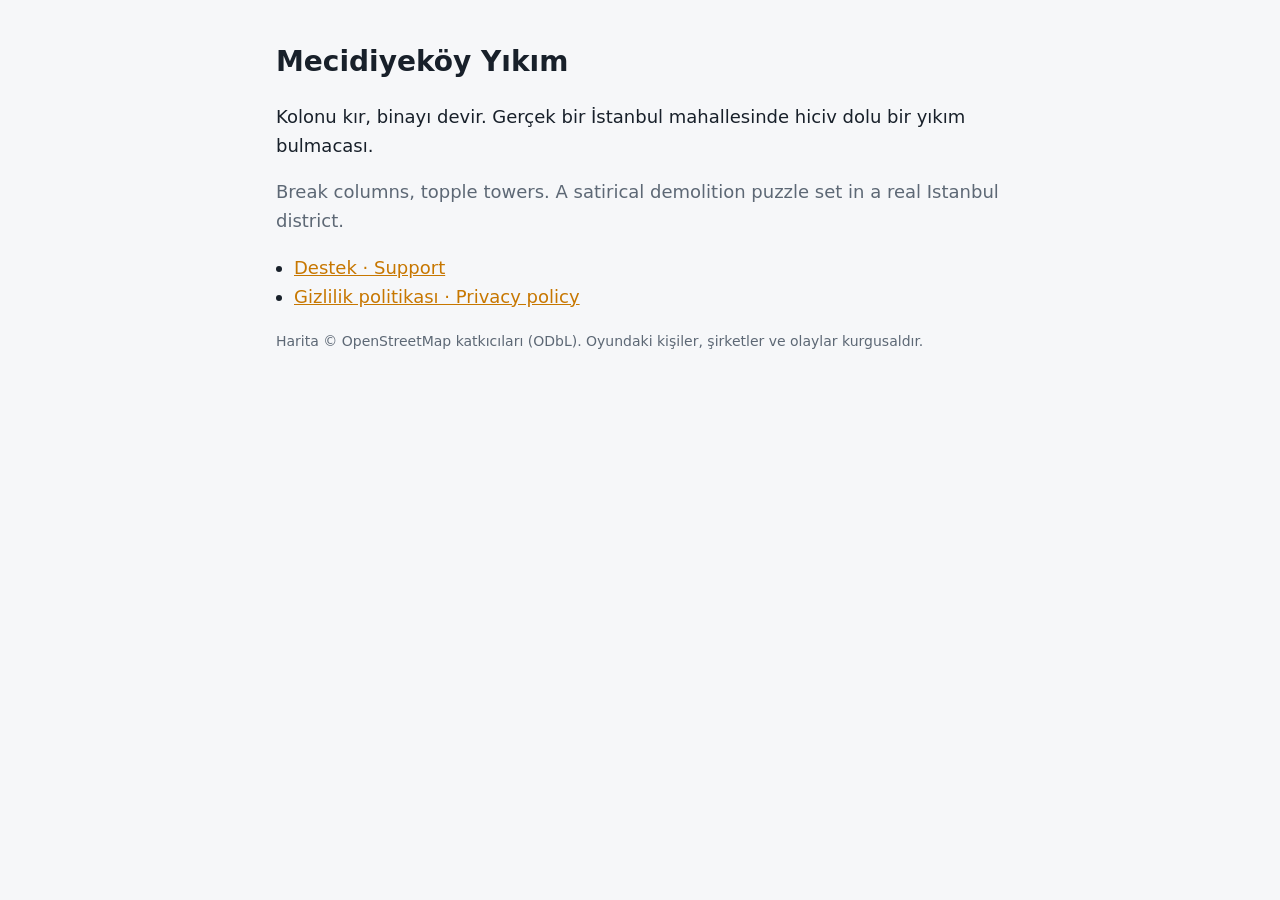
<file: index.html>
<!doctype html>
<html lang="tr">
<head>
<meta charset="utf-8" />
<meta name="viewport" content="width=device-width,initial-scale=1" />
<title>Mecidiyeköy Yıkım</title>
<link rel="stylesheet" href="style.css" />
</head>
<body>
<main>
  <h1>Mecidiyeköy Yıkım</h1>
  <p class="lead">Kolonu kır, binayı devir. Gerçek bir İstanbul mahallesinde hiciv dolu bir yıkım bulmacası.</p>
  <p class="lead en">Break columns, topple towers. A satirical demolition puzzle set in a real Istanbul district.</p>
  <ul class="links">
    <li><a href="support.html">Destek · Support</a></li>
    <li><a href="privacy.html">Gizlilik politikası · Privacy policy</a></li>
  </ul>
  <p class="muted">Harita © OpenStreetMap katkıcıları (ODbL). Oyundaki kişiler, şirketler ve olaylar kurgusaldır.</p>
</main>
</body>
</html>
</file>
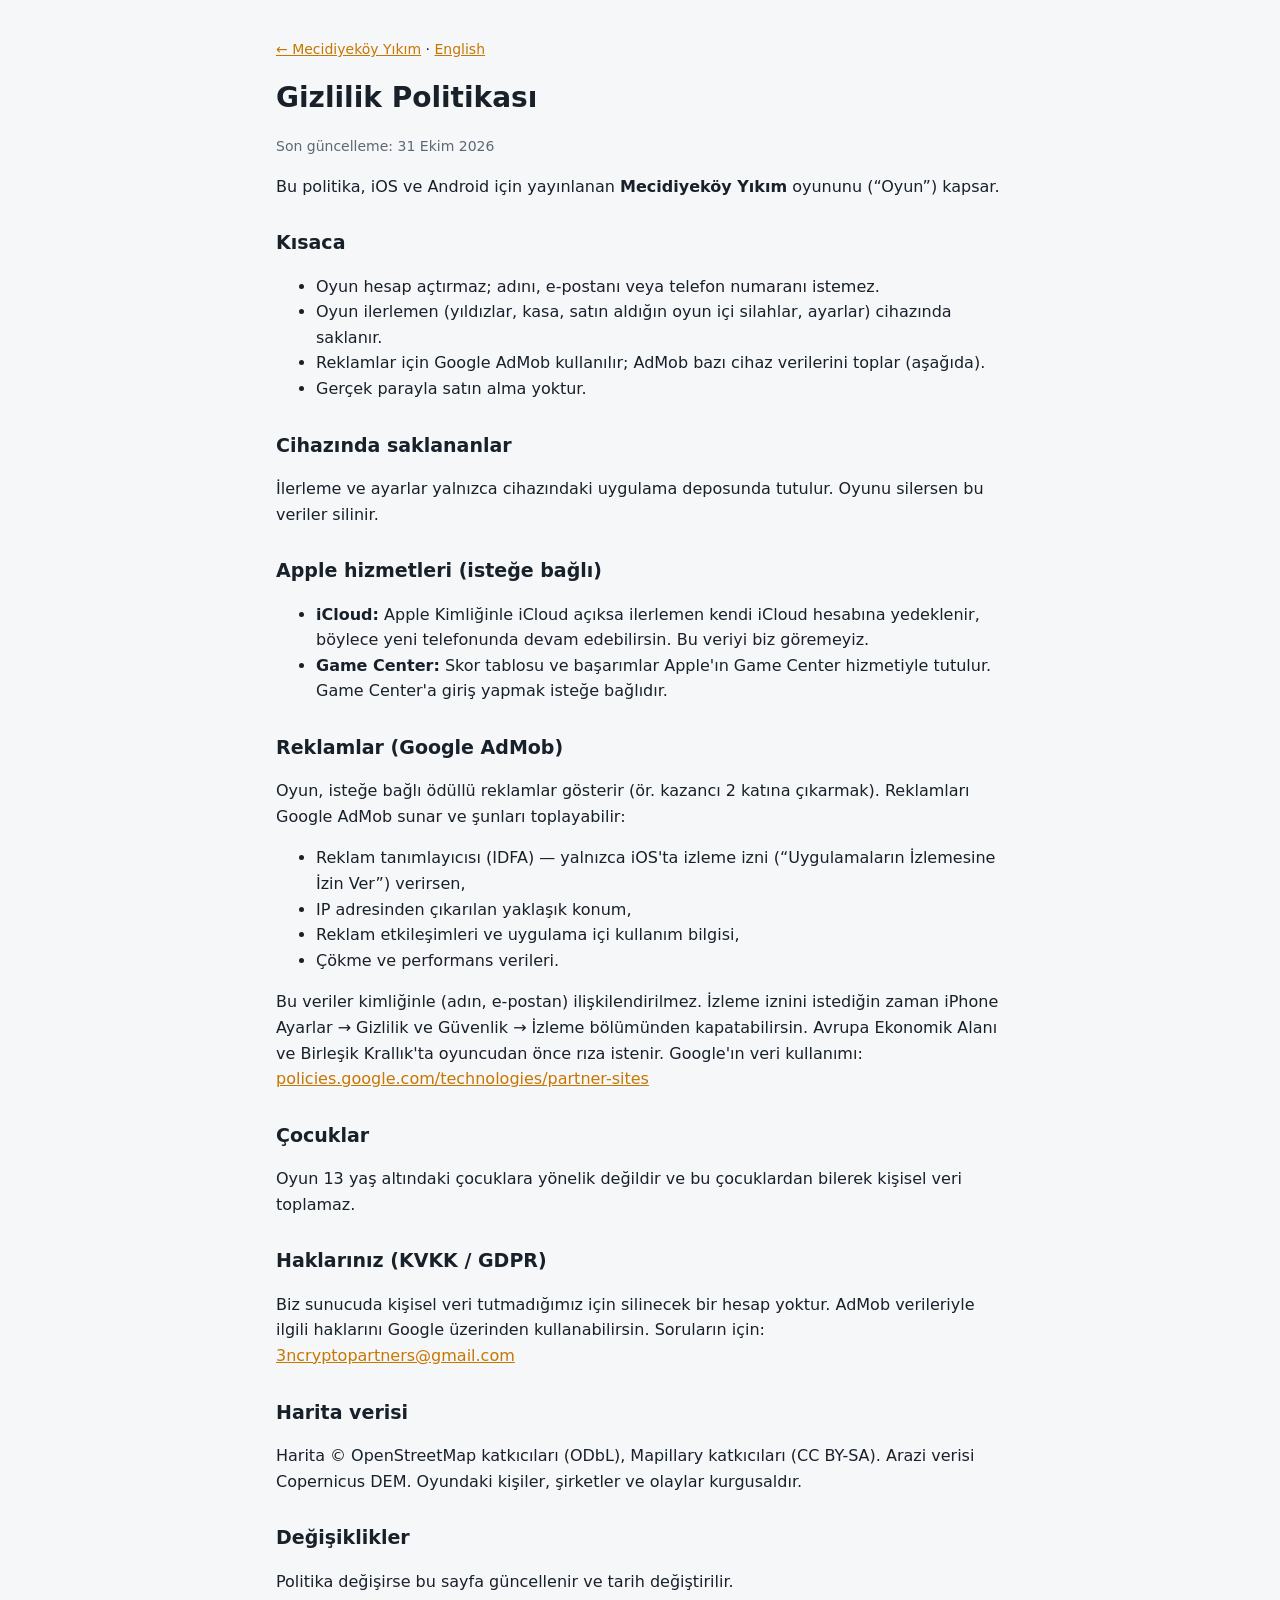
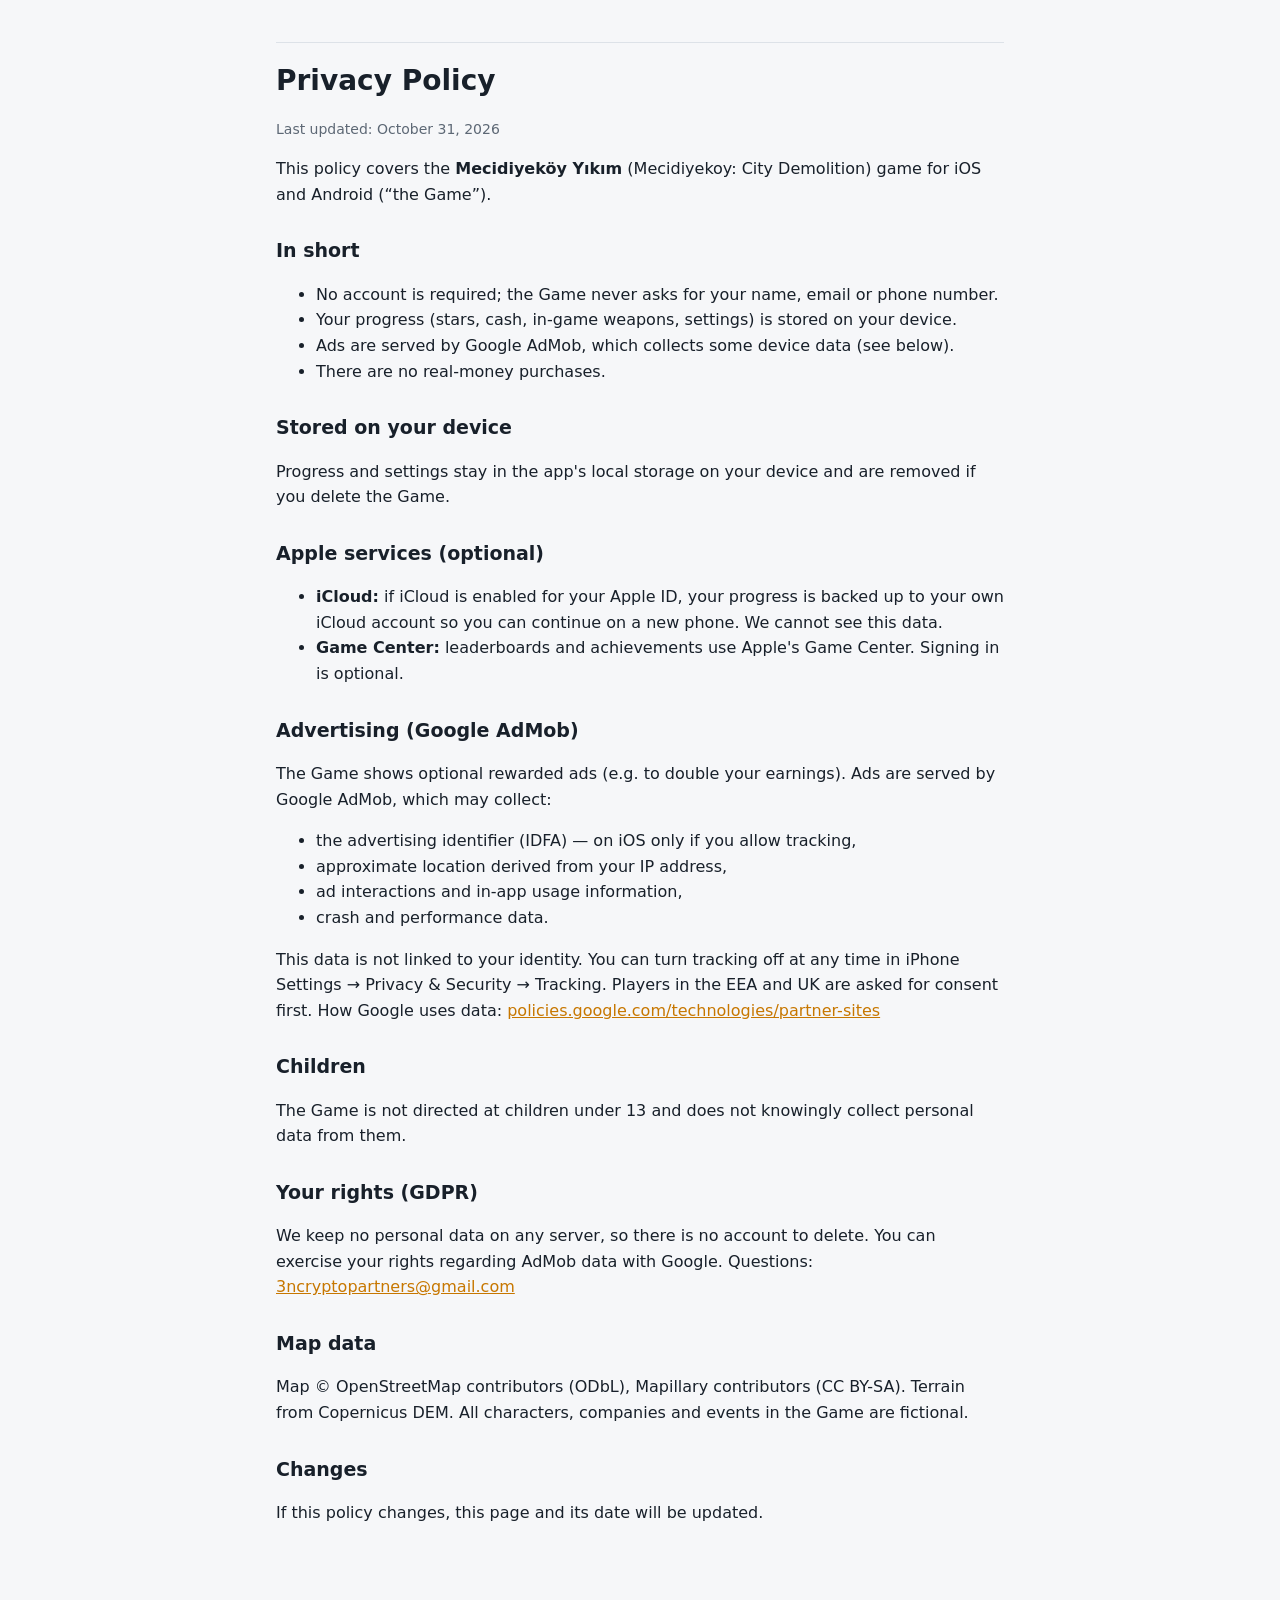
<file: privacy.html>
<!doctype html>
<html lang="tr">
<head>
<meta charset="utf-8" />
<meta name="viewport" content="width=device-width,initial-scale=1" />
<title>Gizlilik Politikası · Privacy Policy — Mecidiyeköy Yıkım</title>
<link rel="stylesheet" href="style.css" />
</head>
<body>
<main>
  <p class="top"><a href="index.html">← Mecidiyeköy Yıkım</a> · <a href="#en">English</a></p>

  <h1>Gizlilik Politikası</h1>
  <p class="muted">Son güncelleme: 31 Ekim 2026</p>
  <p>Bu politika, iOS ve Android için yayınlanan <b>Mecidiyeköy Yıkım</b> oyununu (“Oyun”) kapsar.</p>

  <h2>Kısaca</h2>
  <ul>
    <li>Oyun hesap açtırmaz; adını, e-postanı veya telefon numaranı istemez.</li>
    <li>Oyun ilerlemen (yıldızlar, kasa, satın aldığın oyun içi silahlar, ayarlar) cihazında saklanır.</li>
    <li>Reklamlar için Google AdMob kullanılır; AdMob bazı cihaz verilerini toplar (aşağıda).</li>
    <li>Gerçek parayla satın alma yoktur.</li>
  </ul>

  <h2>Cihazında saklananlar</h2>
  <p>İlerleme ve ayarlar yalnızca cihazındaki uygulama deposunda tutulur. Oyunu silersen bu veriler silinir.</p>

  <h2>Apple hizmetleri (isteğe bağlı)</h2>
  <ul>
    <li><b>iCloud:</b> Apple Kimliğinle iCloud açıksa ilerlemen kendi iCloud hesabına yedeklenir, böylece yeni telefonunda devam edebilirsin. Bu veriyi biz göremeyiz.</li>
    <li><b>Game Center:</b> Skor tablosu ve başarımlar Apple'ın Game Center hizmetiyle tutulur. Game Center'a giriş yapmak isteğe bağlıdır.</li>
  </ul>

  <h2>Reklamlar (Google AdMob)</h2>
  <p>Oyun, isteğe bağlı ödüllü reklamlar gösterir (ör. kazancı 2 katına çıkarmak). Reklamları Google AdMob sunar ve şunları toplayabilir:</p>
  <ul>
    <li>Reklam tanımlayıcısı (IDFA) — yalnızca iOS'ta izleme izni (“Uygulamaların İzlemesine İzin Ver”) verirsen,</li>
    <li>IP adresinden çıkarılan yaklaşık konum,</li>
    <li>Reklam etkileşimleri ve uygulama içi kullanım bilgisi,</li>
    <li>Çökme ve performans verileri.</li>
  </ul>
  <p>Bu veriler kimliğinle (adın, e-postan) ilişkilendirilmez. İzleme iznini istediğin zaman iPhone Ayarlar → Gizlilik ve Güvenlik → İzleme bölümünden kapatabilirsin. Avrupa Ekonomik Alanı ve Birleşik Krallık'ta oyuncudan önce rıza istenir. Google'ın veri kullanımı: <a href="https://policies.google.com/technologies/partner-sites" rel="noopener">policies.google.com/technologies/partner-sites</a></p>

  <h2>Çocuklar</h2>
  <p>Oyun 13 yaş altındaki çocuklara yönelik değildir ve bu çocuklardan bilerek kişisel veri toplamaz.</p>

  <h2>Haklarınız (KVKK / GDPR)</h2>
  <p>Biz sunucuda kişisel veri tutmadığımız için silinecek bir hesap yoktur. AdMob verileriyle ilgili haklarını Google üzerinden kullanabilirsin. Soruların için: <a href="mailto:3ncryptopartners@gmail.com">3ncryptopartners@gmail.com</a></p>

  <h2>Harita verisi</h2>
  <p>Harita © OpenStreetMap katkıcıları (ODbL), Mapillary katkıcıları (CC BY-SA). Arazi verisi Copernicus DEM. Oyundaki kişiler, şirketler ve olaylar kurgusaldır.</p>

  <h2>Değişiklikler</h2>
  <p>Politika değişirse bu sayfa güncellenir ve tarih değiştirilir.</p>

  <hr id="en" />

  <h1>Privacy Policy</h1>
  <p class="muted">Last updated: October 31, 2026</p>
  <p>This policy covers the <b>Mecidiyeköy Yıkım</b> (Mecidiyekoy: City Demolition) game for iOS and Android (“the Game”).</p>

  <h2>In short</h2>
  <ul>
    <li>No account is required; the Game never asks for your name, email or phone number.</li>
    <li>Your progress (stars, cash, in-game weapons, settings) is stored on your device.</li>
    <li>Ads are served by Google AdMob, which collects some device data (see below).</li>
    <li>There are no real-money purchases.</li>
  </ul>

  <h2>Stored on your device</h2>
  <p>Progress and settings stay in the app's local storage on your device and are removed if you delete the Game.</p>

  <h2>Apple services (optional)</h2>
  <ul>
    <li><b>iCloud:</b> if iCloud is enabled for your Apple ID, your progress is backed up to your own iCloud account so you can continue on a new phone. We cannot see this data.</li>
    <li><b>Game Center:</b> leaderboards and achievements use Apple's Game Center. Signing in is optional.</li>
  </ul>

  <h2>Advertising (Google AdMob)</h2>
  <p>The Game shows optional rewarded ads (e.g. to double your earnings). Ads are served by Google AdMob, which may collect:</p>
  <ul>
    <li>the advertising identifier (IDFA) — on iOS only if you allow tracking,</li>
    <li>approximate location derived from your IP address,</li>
    <li>ad interactions and in-app usage information,</li>
    <li>crash and performance data.</li>
  </ul>
  <p>This data is not linked to your identity. You can turn tracking off at any time in iPhone Settings → Privacy &amp; Security → Tracking. Players in the EEA and UK are asked for consent first. How Google uses data: <a href="https://policies.google.com/technologies/partner-sites" rel="noopener">policies.google.com/technologies/partner-sites</a></p>

  <h2>Children</h2>
  <p>The Game is not directed at children under 13 and does not knowingly collect personal data from them.</p>

  <h2>Your rights (GDPR)</h2>
  <p>We keep no personal data on any server, so there is no account to delete. You can exercise your rights regarding AdMob data with Google. Questions: <a href="mailto:3ncryptopartners@gmail.com">3ncryptopartners@gmail.com</a></p>

  <h2>Map data</h2>
  <p>Map © OpenStreetMap contributors (ODbL), Mapillary contributors (CC BY-SA). Terrain from Copernicus DEM. All characters, companies and events in the Game are fictional.</p>

  <h2>Changes</h2>
  <p>If this policy changes, this page and its date will be updated.</p>
</main>
</body>
</html>
</file>
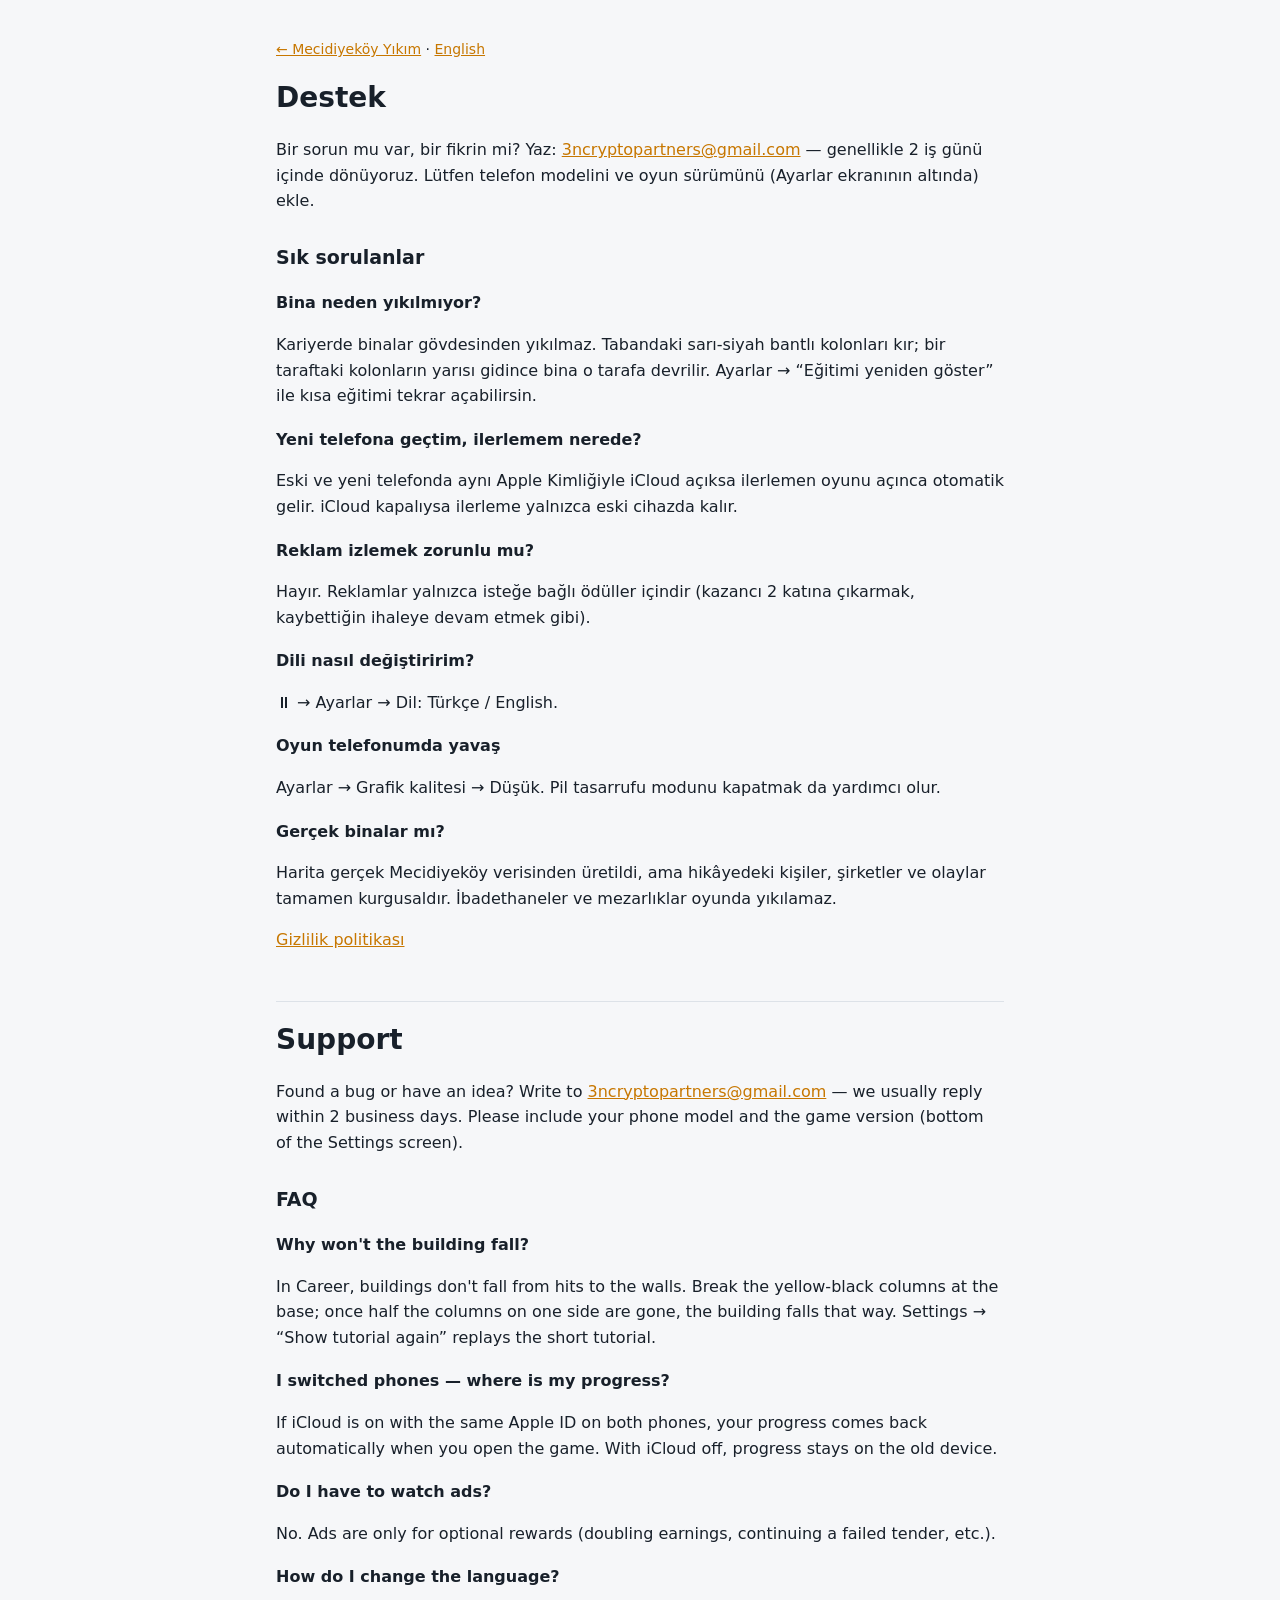
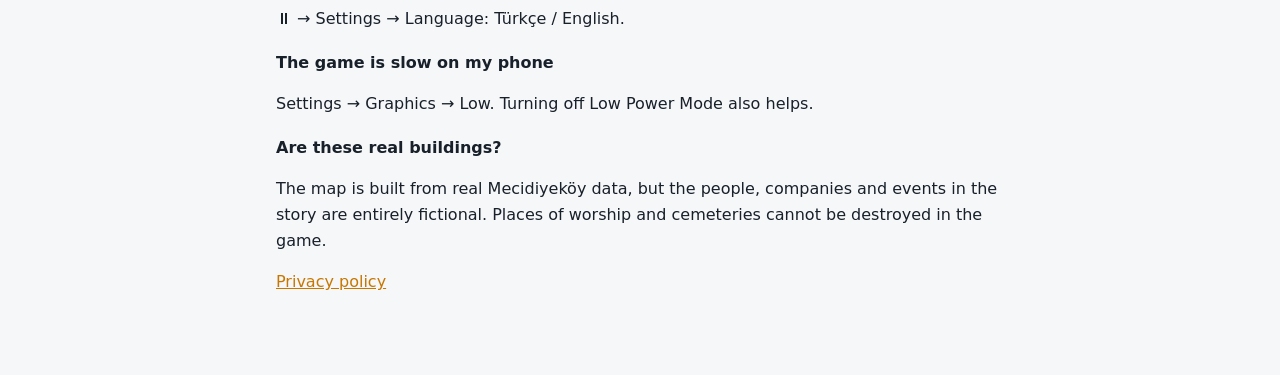
<file: support.html>
<!doctype html>
<html lang="tr">
<head>
<meta charset="utf-8" />
<meta name="viewport" content="width=device-width,initial-scale=1" />
<title>Destek · Support — Mecidiyeköy Yıkım</title>
<link rel="stylesheet" href="style.css" />
</head>
<body>
<main>
  <p class="top"><a href="index.html">← Mecidiyeköy Yıkım</a> · <a href="#en">English</a></p>

  <h1>Destek</h1>
  <p>Bir sorun mu var, bir fikrin mi? Yaz: <a href="mailto:3ncryptopartners@gmail.com">3ncryptopartners@gmail.com</a> — genellikle 2 iş günü içinde dönüyoruz. Lütfen telefon modelini ve oyun sürümünü (Ayarlar ekranının altında) ekle.</p>

  <h2>Sık sorulanlar</h2>
  <h3>Bina neden yıkılmıyor?</h3>
  <p>Kariyerde binalar gövdesinden yıkılmaz. Tabandaki sarı-siyah bantlı kolonları kır; bir taraftaki kolonların yarısı gidince bina o tarafa devrilir. Ayarlar → “Eğitimi yeniden göster” ile kısa eğitimi tekrar açabilirsin.</p>
  <h3>Yeni telefona geçtim, ilerlemem nerede?</h3>
  <p>Eski ve yeni telefonda aynı Apple Kimliğiyle iCloud açıksa ilerlemen oyunu açınca otomatik gelir. iCloud kapalıysa ilerleme yalnızca eski cihazda kalır.</p>
  <h3>Reklam izlemek zorunlu mu?</h3>
  <p>Hayır. Reklamlar yalnızca isteğe bağlı ödüller içindir (kazancı 2 katına çıkarmak, kaybettiğin ihaleye devam etmek gibi).</p>
  <h3>Dili nasıl değiştiririm?</h3>
  <p>⏸ → Ayarlar → Dil: Türkçe / English.</p>
  <h3>Oyun telefonumda yavaş</h3>
  <p>Ayarlar → Grafik kalitesi → Düşük. Pil tasarrufu modunu kapatmak da yardımcı olur.</p>
  <h3>Gerçek binalar mı?</h3>
  <p>Harita gerçek Mecidiyeköy verisinden üretildi, ama hikâyedeki kişiler, şirketler ve olaylar tamamen kurgusaldır. İbadethaneler ve mezarlıklar oyunda yıkılamaz.</p>
  <p><a href="privacy.html">Gizlilik politikası</a></p>

  <hr id="en" />

  <h1>Support</h1>
  <p>Found a bug or have an idea? Write to <a href="mailto:3ncryptopartners@gmail.com">3ncryptopartners@gmail.com</a> — we usually reply within 2 business days. Please include your phone model and the game version (bottom of the Settings screen).</p>

  <h2>FAQ</h2>
  <h3>Why won't the building fall?</h3>
  <p>In Career, buildings don't fall from hits to the walls. Break the yellow-black columns at the base; once half the columns on one side are gone, the building falls that way. Settings → “Show tutorial again” replays the short tutorial.</p>
  <h3>I switched phones — where is my progress?</h3>
  <p>If iCloud is on with the same Apple ID on both phones, your progress comes back automatically when you open the game. With iCloud off, progress stays on the old device.</p>
  <h3>Do I have to watch ads?</h3>
  <p>No. Ads are only for optional rewards (doubling earnings, continuing a failed tender, etc.).</p>
  <h3>How do I change the language?</h3>
  <p>⏸ → Settings → Language: Türkçe / English.</p>
  <h3>The game is slow on my phone</h3>
  <p>Settings → Graphics → Low. Turning off Low Power Mode also helps.</p>
  <h3>Are these real buildings?</h3>
  <p>The map is built from real Mecidiyeköy data, but the people, companies and events in the story are entirely fictional. Places of worship and cemeteries cannot be destroyed in the game.</p>
  <p><a href="privacy.html">Privacy policy</a></p>
</main>
</body>
</html>
</file>
<file: style.css>
:root { --bg: #f6f7f9; --fg: #18202a; --muted: #5d6875; --accent: #c77700; --line: #dde2e8; }
@media (prefers-color-scheme: dark) { :root { --bg: #0d1117; --fg: #e8edf2; --muted: #93a0ad; --accent: #ffb233; --line: #2b3440; } }
* { box-sizing: border-box; }
body { margin: 0; background: var(--bg); color: var(--fg); font: 16px/1.6 system-ui, -apple-system, "Segoe UI", sans-serif; }
main { max-width: 760px; margin: 0 auto; padding: 24px 16px 64px; }
h1 { font-size: 28px; margin: 16px 0 4px; }
h2 { font-size: 19px; margin: 28px 0 6px; }
h3 { font-size: 16px; margin: 18px 0 4px; }
a { color: var(--accent); }
.muted { color: var(--muted); font-size: 14px; }
.top { font-size: 14px; }
.lead { font-size: 18px; }
.lead.en { color: var(--muted); }
.links { padding-left: 18px; font-size: 18px; }
hr { border: 0; border-top: 1px solid var(--line); margin: 48px 0 8px; }
</file>
